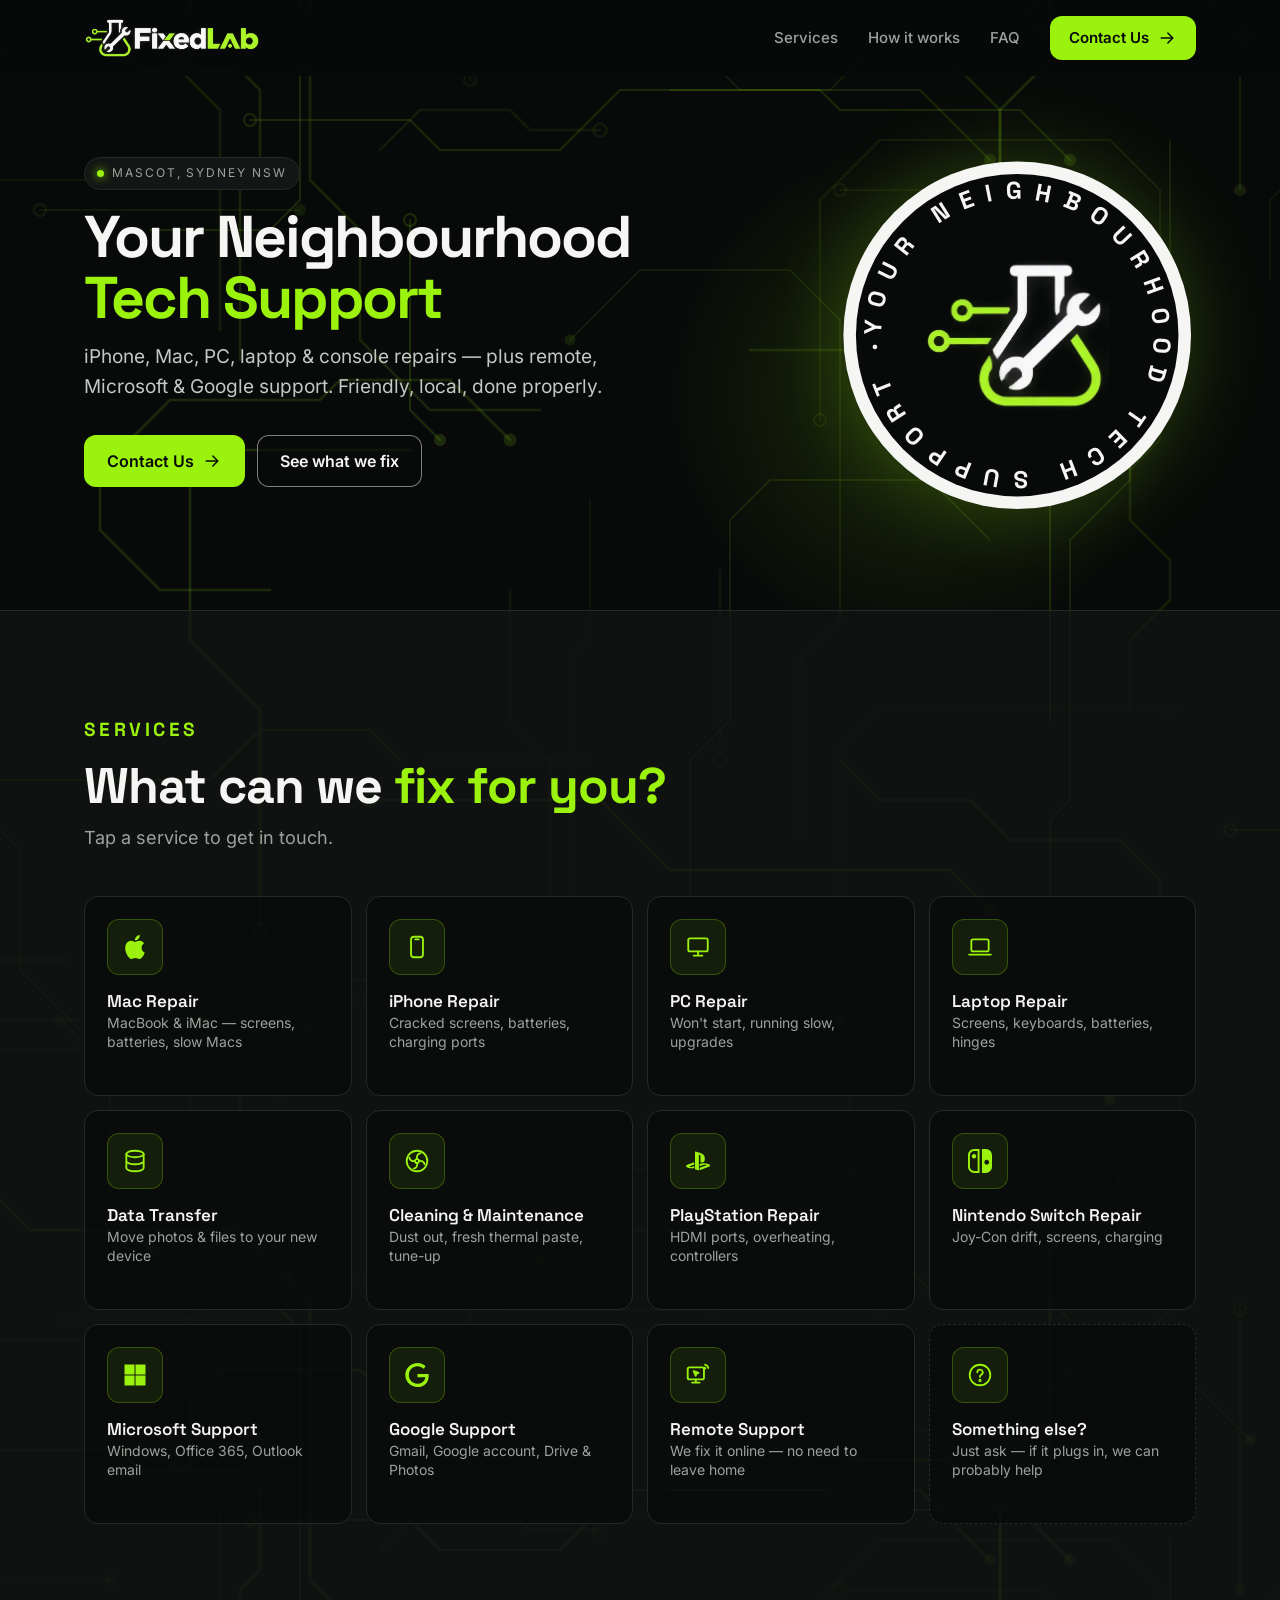
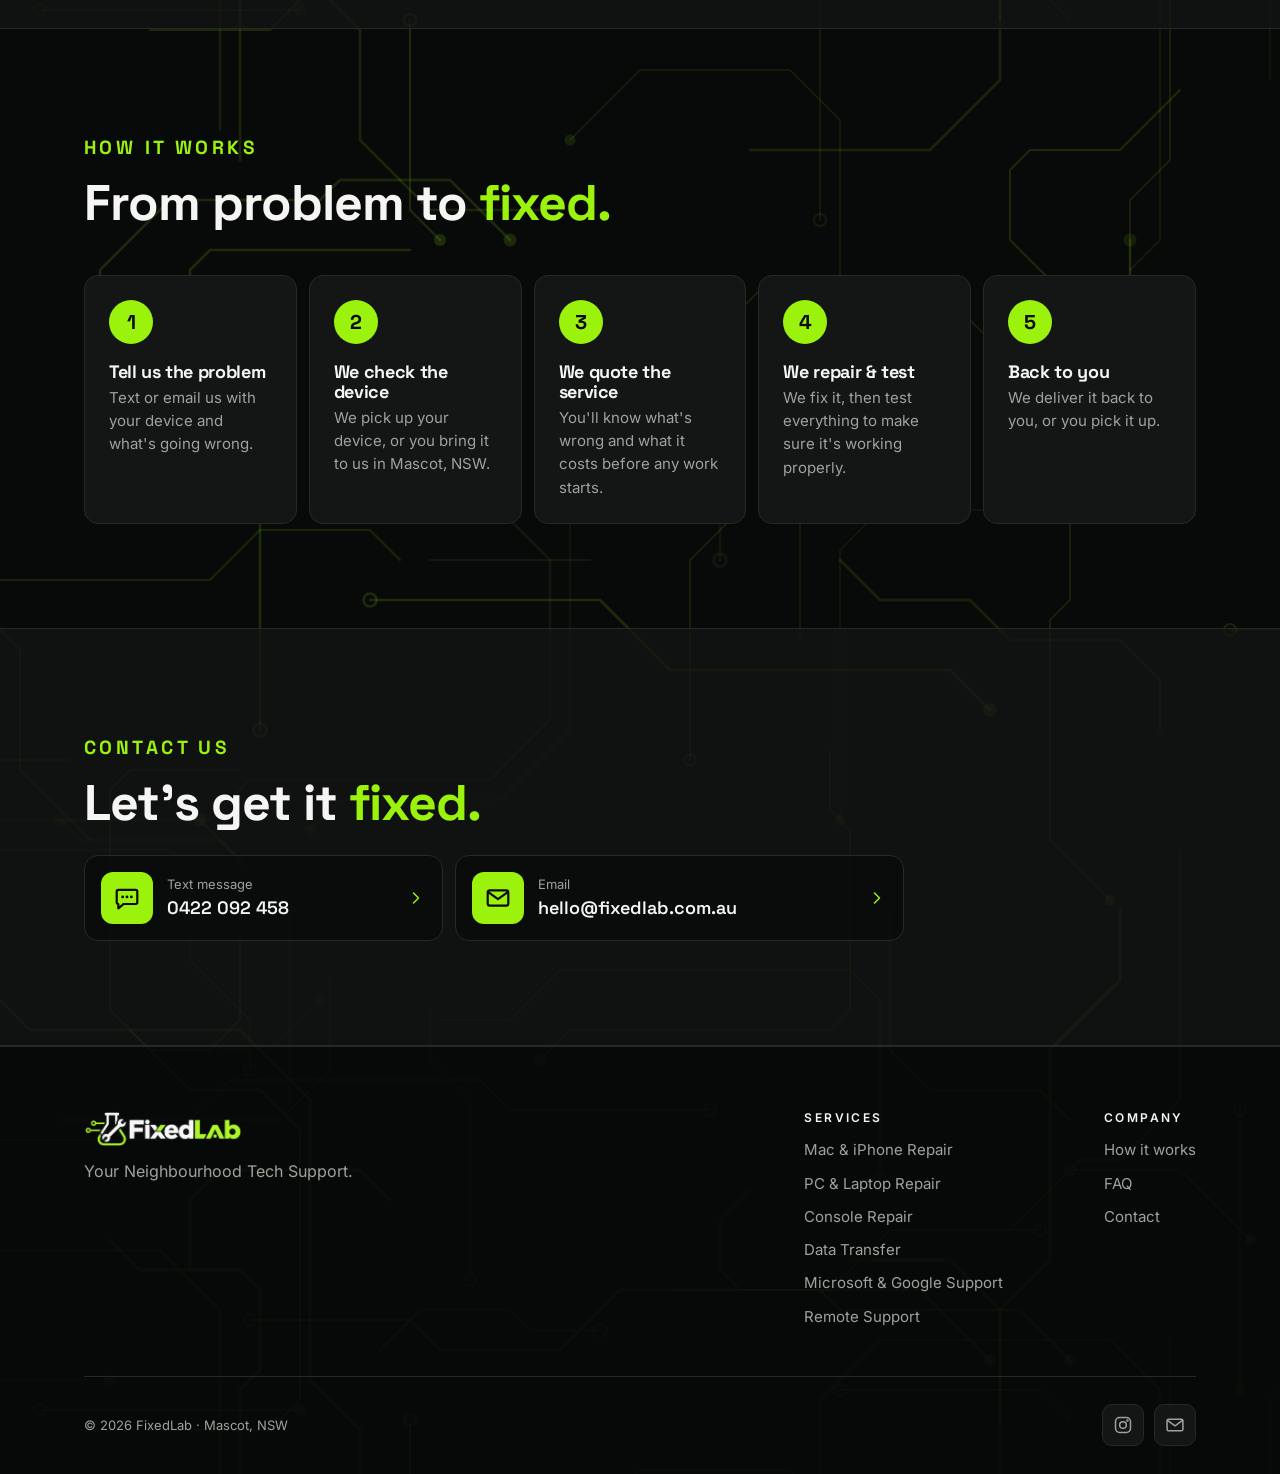
<file: index.html>
<!doctype html>
<html lang="en-AU">
<head>
  <meta charset="utf-8">
  <meta name="viewport" content="width=device-width, initial-scale=1, viewport-fit=cover">
  <title>FixedLab — Your Neighbourhood Tech Support | Sydney</title>
  <meta name="description" content="FixedLab — your neighbourhood support tech in Sydney. Mac, iPhone, PC and laptop repair, data transfer, cleaning, PlayStation and Nintendo Switch repair, Microsoft, Google and remote support. ">
  <meta name="theme-color" content="#080A09">
  <meta property="og:title" content="FixedLab — Your Neighbourhood Tech Support">
  <meta property="og:description" content="Mac, iPhone, PC, laptop and console repairs in Mascot, Sydney.">
  <meta property="og:type" content="website">
  <meta property="og:image" content="assets/img/logo.png">
  <link rel="icon" type="image/png" href="assets/img/favicon.png">
  <link rel="apple-touch-icon" href="assets/img/apple-touch-icon.png">
  <!-- Fonts are self-hosted in assets/fonts (TODO: swap for the brand fonts from Tomo) -->
  <link rel="preload" href="assets/fonts/space-grotesk-latin-700-normal.woff2" as="font" type="font/woff2" crossorigin>
  <link rel="stylesheet" href="assets/css/style.css">
  <script type="application/ld+json">
  {
    "@context": "https://schema.org",
    "@type": "ComputerRepair",
    "name": "FixedLab",
    "slogan": "Your Neighbourhood Tech Support",
    "founder": { "@type": "Person", "name": "Hutomo Lukman" },
    "foundingDate": "2024",
    "email": "hello@fixedlab.com.au",
    "telephone": "+61422092458",
    "areaServed": { "@type": "City", "name": "Sydney" },
    "address": { "@type": "PostalAddress", "addressLocality": "Mascot", "postalCode": "2020", "addressRegion": "NSW", "addressCountry": "AU" }
  }
  </script>
</head>
<body>


<a class="skip" href="#main">Skip to content</a>

<header class="site-header" id="top">
  <div class="container header-inner">
    <a class="brand" href="#top" aria-label="FixedLab home">
      <img src="assets/img/logo.png" alt="FixedLab" width="1371" height="312">
    </a>
    <nav class="nav" id="nav" aria-label="Main">
      <a href="#services">Services</a>
      <a href="#how">How it works</a>
      <a href="faq.html">FAQ</a>
      <a href="#contact" class="btn btn-primary btn-sm nav-cta">Contact Us <svg class="ico" aria-hidden="true"><use href="assets/img/icons.svg#i-arrow"/></svg></a>
    </nav>
    <button class="nav-toggle" id="navToggle" aria-label="Open menu" aria-expanded="false" aria-controls="nav">
      <svg class="ico" aria-hidden="true"><use href="assets/img/icons.svg#i-menu"/></svg>
    </button>
  </div>
</header>

<main id="main">

  <!-- HERO -->
  <section class="hero">
    <div class="hero-grid-bg" aria-hidden="true"></div>
    <div class="container hero-inner">
      <div class="hero-badge" aria-hidden="true">
        <svg viewBox="0 0 200 200" class="badge-ring">
          <defs><path id="ringPath" d="M100,100 m-76,0 a76,76 0 1,1 152,0 a76,76 0 1,1 -152,0"/></defs>
          <circle cx="100" cy="100" r="97" fill="#F5F6F4"/>
          <circle cx="100" cy="100" r="90" fill="#080A09"/>
          <text font-family="Space Grotesk, sans-serif" font-weight="700" font-size="13.5" fill="#F5F6F4">
            <textPath href="#ringPath" startOffset="0" textLength="472" lengthAdjust="spacing">YOUR NEIGHBOURHOOD TECH SUPPORT ·</textPath>
          </text>
        </svg>
        <img class="badge-mark" src="assets/img/logo-mark.png" alt="">
      </div>

      <div class="hero-copy">
        <p class="eyebrow"><span class="dot"></span> Mascot, Sydney NSW</p>
        <h1><span class="h1-line">Your Neighbourhood</span> <span class="h1-line lime">Tech Support</span></h1>
        <p class="lead">iPhone, Mac, PC, laptop &amp; console repairs — plus remote, Microsoft &amp; Google support. Friendly, local, done properly.</p>
        <div class="hero-actions">
          <a href="#contact" class="btn btn-primary">Contact Us <svg class="ico" aria-hidden="true"><use href="assets/img/icons.svg#i-arrow"/></svg></a>
          <a href="#services" class="btn btn-secondary">See what we fix</a>
        </div>
      </div>
    </div>
  </section>

  <!-- SERVICES -->
  <section class="section section-alt" id="services">
    <div class="container">
      <div class="section-head">
        <p class="kicker">Services</p>
        <h2>What can we <span class="lime">fix for you?</span></h2>
        <p class="section-sub">Tap a service to get in touch.</p>
      </div>

      <div class="svc-list">
        <a href="#contact" class="svc">
          <span class="svc-ico brand"><img src="assets/img/brands/apple.svg" alt="" width="24" height="24"></span>
          <span class="svc-text"><strong>Mac Repair</strong><span>MacBook &amp; iMac — screens, batteries, slow Macs</span></span>
          <svg class="ico svc-go" aria-hidden="true"><use href="assets/img/icons.svg#i-chevron"/></svg>
        </a>
        <a href="#contact" class="svc">
          <span class="svc-ico"><svg><use href="assets/img/icons.svg#i-iphone"/></svg></span>
          <span class="svc-text"><strong>iPhone Repair</strong><span>Cracked screens, batteries, charging ports</span></span>
          <svg class="ico svc-go" aria-hidden="true"><use href="assets/img/icons.svg#i-chevron"/></svg>
        </a>
        <a href="#contact" class="svc">
          <span class="svc-ico"><svg><use href="assets/img/icons.svg#i-monitor"/></svg></span>
          <span class="svc-text"><strong>PC Repair</strong><span>Won't start, running slow, upgrades</span></span>
          <svg class="ico svc-go" aria-hidden="true"><use href="assets/img/icons.svg#i-chevron"/></svg>
        </a>
        <a href="#contact" class="svc">
          <span class="svc-ico"><svg><use href="assets/img/icons.svg#i-laptop"/></svg></span>
          <span class="svc-text"><strong>Laptop Repair</strong><span>Screens, keyboards, batteries, hinges</span></span>
          <svg class="ico svc-go" aria-hidden="true"><use href="assets/img/icons.svg#i-chevron"/></svg>
        </a>
        <a href="#contact" class="svc">
          <span class="svc-ico"><svg><use href="assets/img/icons.svg#i-database"/></svg></span>
          <span class="svc-text"><strong>Data Transfer</strong><span>Move photos &amp; files to your new device</span></span>
          <svg class="ico svc-go" aria-hidden="true"><use href="assets/img/icons.svg#i-chevron"/></svg>
        </a>
        <a href="#contact" class="svc">
          <span class="svc-ico"><svg><use href="assets/img/icons.svg#i-fan"/></svg></span>
          <span class="svc-text"><strong>Cleaning &amp; Maintenance</strong><span>Dust out, fresh thermal paste, tune-up</span></span>
          <svg class="ico svc-go" aria-hidden="true"><use href="assets/img/icons.svg#i-chevron"/></svg>
        </a>
        <a href="#contact" class="svc">
          <span class="svc-ico brand"><img src="assets/img/brands/playstation.svg" alt="" width="24" height="24"></span>
          <span class="svc-text"><strong>PlayStation Repair</strong><span>HDMI ports, overheating, controllers</span></span>
          <svg class="ico svc-go" aria-hidden="true"><use href="assets/img/icons.svg#i-chevron"/></svg>
        </a>
        <a href="#contact" class="svc">
          <span class="svc-ico brand"><img src="assets/img/brands/nintendo-switch.svg" alt="" width="24" height="24"></span>
          <span class="svc-text"><strong>Nintendo Switch Repair</strong><span>Joy-Con drift, screens, charging</span></span>
          <svg class="ico svc-go" aria-hidden="true"><use href="assets/img/icons.svg#i-chevron"/></svg>
        </a>
        <a href="#contact" class="svc">
          <span class="svc-ico brand"><img src="assets/img/brands/microsoft.svg" alt="" width="24" height="24"></span>
          <span class="svc-text"><strong>Microsoft Support</strong><span>Windows, Office 365, Outlook email</span></span>
          <svg class="ico svc-go" aria-hidden="true"><use href="assets/img/icons.svg#i-chevron"/></svg>
        </a>
        <a href="#contact" class="svc">
          <span class="svc-ico brand"><img src="assets/img/brands/google.svg" alt="" width="24" height="24"></span>
          <span class="svc-text"><strong>Google Support</strong><span>Gmail, Google account, Drive &amp; Photos</span></span>
          <svg class="ico svc-go" aria-hidden="true"><use href="assets/img/icons.svg#i-chevron"/></svg>
        </a>
        <a href="#contact" class="svc">
          <span class="svc-ico"><svg><use href="assets/img/icons.svg#i-remote"/></svg></span>
          <span class="svc-text"><strong>Remote Support</strong><span>We fix it online — no need to leave home</span></span>
          <svg class="ico svc-go" aria-hidden="true"><use href="assets/img/icons.svg#i-chevron"/></svg>
        </a>
        <a href="#contact" class="svc svc-other">
          <span class="svc-ico"><svg><use href="assets/img/icons.svg#i-question"/></svg></span>
          <span class="svc-text"><strong>Something else?</strong><span>Just ask — if it plugs in, we can probably help</span></span>
          <svg class="ico svc-go" aria-hidden="true"><use href="assets/img/icons.svg#i-chevron"/></svg>
        </a>
      </div>
    </div>
  </section>

  <!-- HOW IT WORKS -->
  <section class="section" id="how">
    <div class="container">
      <div class="section-head">
        <p class="kicker">How it works</p>
        <h2>From problem to <span class="lime">fixed.</span></h2>
      </div>
      <ol class="steps">
        <li class="step">
          <span class="step-num">1</span>
          <div><h3>Tell us the problem</h3><p>Text or email us with your device and what's going wrong.</p></div>
        </li>
        <li class="step">
          <span class="step-num">2</span>
          <div><h3>We check the device</h3><p>We pick up your device, or you bring it to us in Mascot, NSW.</p></div>
        </li>
        <li class="step">
          <span class="step-num">3</span>
          <div><h3>We quote the service</h3><p>You'll know what's wrong and what it costs before any work starts.</p></div>
        </li>
        <li class="step">
          <span class="step-num">4</span>
          <div><h3>We repair &amp; test</h3><p>We fix it, then test everything to make sure it's working properly.</p></div>
        </li>
        <li class="step">
          <span class="step-num">5</span>
          <div><h3>Back to you</h3><p>We deliver it back to you, or you pick it up.</p></div>
        </li>
      </ol>
    </div>
  </section>

  <!-- CONTACT -->
  <section class="section section-alt" id="contact">
    <div class="container contact-wrap">
      <p class="kicker">Contact us</p>
      <h2>Let's get it <span class="lime">fixed.</span></h2>
      <div class="contact-cards">
        <a class="contact-card" href="sms:+61422092458">
          <span class="cc-ico"><svg class="ico" aria-hidden="true"><use href="assets/img/icons.svg#i-sms"/></svg></span>
          <span class="cc-text"><span>Text message</span><strong>0422 092 458</strong></span>
          <svg class="ico cc-go" aria-hidden="true"><use href="assets/img/icons.svg#i-chevron"/></svg>
        </a>
        <a class="contact-card" href="mailto:hello@fixedlab.com.au">
          <span class="cc-ico"><svg class="ico" aria-hidden="true"><use href="assets/img/icons.svg#i-mail"/></svg></span>
          <span class="cc-text"><span>Email</span><strong>hello@fixedlab.com.au</strong></span>
          <svg class="ico cc-go" aria-hidden="true"><use href="assets/img/icons.svg#i-chevron"/></svg>
        </a>
      </div>
    </div>
  </section>

</main>

<footer class="site-footer">
  <div class="container footer-top">
    <div class="footer-brand">
      <a class="brand" href="#top" aria-label="FixedLab home"><img src="assets/img/logo.png" alt="FixedLab" width="1371" height="312"></a>
      <p>Your Neighbourhood Tech Support.</p>
      <div class="socials socials-mobile">
        <a href="https://www.instagram.com/fixedlab.au" target="_blank" rel="noopener" aria-label="Instagram"><svg class="ico"><use href="assets/img/icons.svg#i-instagram"/></svg></a>
        <a href="mailto:hello@fixedlab.com.au" aria-label="Email"><svg class="ico"><use href="assets/img/icons.svg#i-mail"/></svg></a>
      </div>
    </div>
    <div class="footer-col">
      <h4>Services</h4>
      <a href="#services">Mac &amp; iPhone Repair</a>
      <a href="#services">PC &amp; Laptop Repair</a>
      <a href="#services">Console Repair</a>
      <a href="#services">Data Transfer</a>
      <a href="#services">Microsoft &amp; Google Support</a>
      <a href="#services">Remote Support</a>
    </div>
    <div class="footer-col">
      <h4>Company</h4>
      <a href="#how">How it works</a>
      <a href="faq.html">FAQ</a>
      <a href="#contact">Contact</a>
    </div>
  </div>
  <div class="container footer-bottom">
    <span>© <span id="year">2026</span> FixedLab · Mascot, NSW</span>
    <div class="socials socials-desktop">
      <a href="https://www.instagram.com/fixedlab.au" target="_blank" rel="noopener" aria-label="Instagram"><svg class="ico"><use href="assets/img/icons.svg#i-instagram"/></svg></a>
      <a href="mailto:hello@fixedlab.com.au" aria-label="Email"><svg class="ico"><use href="assets/img/icons.svg#i-mail"/></svg></a>
    </div>
  </div>
</footer>

<!-- Mobile action bar -->
<div class="action-bar hide" id="actionBar">
  <a href="mailto:hello@fixedlab.com.au" class="btn btn-secondary"><svg class="ico" aria-hidden="true"><use href="assets/img/icons.svg#i-mail"/></svg> Email</a>
  <a href="sms:+61422092458" class="btn btn-primary"><svg class="ico" aria-hidden="true"><use href="assets/img/icons.svg#i-sms"/></svg> Text us</a>
</div>

<script src="assets/js/main.js"></script>
</body>
</html>
</file>
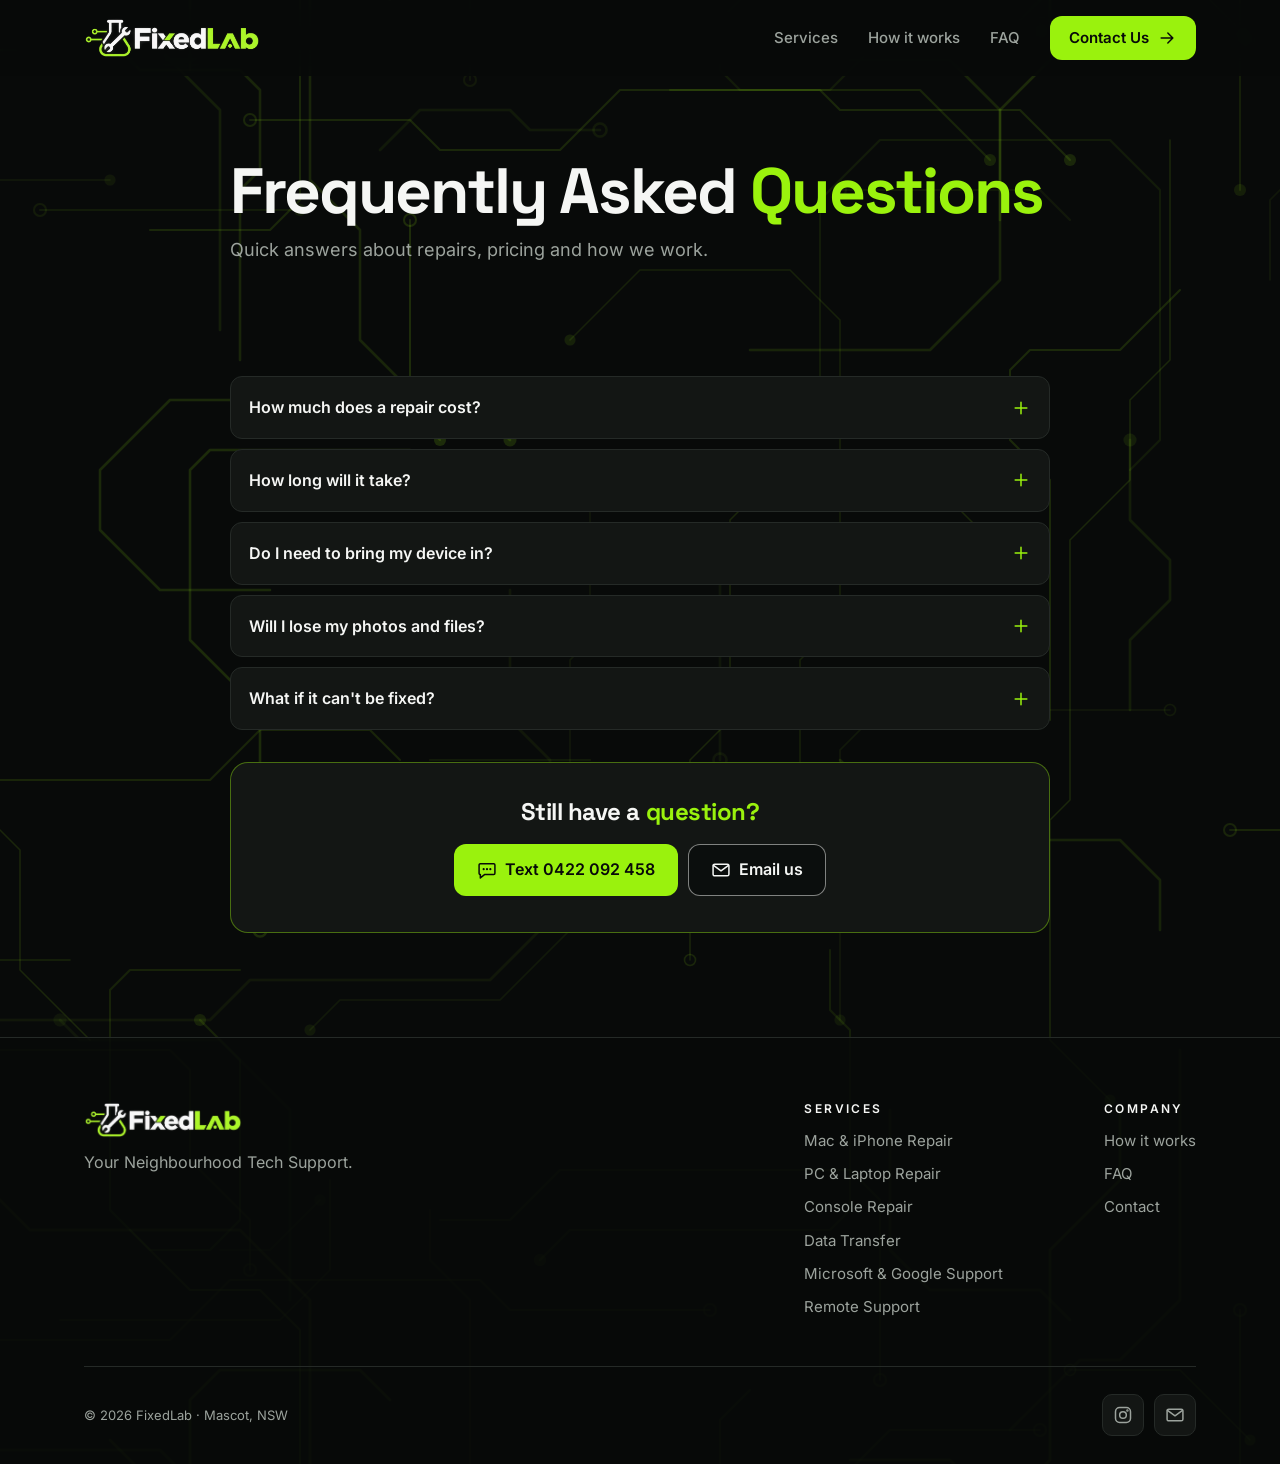
<file: faq.html>
<!doctype html>
<html lang="en-AU">
<head>
  <meta charset="utf-8">
  <meta name="viewport" content="width=device-width, initial-scale=1, viewport-fit=cover">
  <title>Frequently Asked Questions — FixedLab | Your Neighbourhood Tech Support</title>
  <meta name="description" content="Common questions about FixedLab repairs in Sydney: pricing, turnaround, home visits, your data, and what happens if something can't be fixed.">
  <meta name="theme-color" content="#080A09">
  <meta property="og:title" content="FixedLab — Your Neighbourhood Tech Support">
  <meta property="og:description" content="Mac, iPhone, PC, laptop and console repairs in Mascot, Sydney.">
  <meta property="og:type" content="website">
  <meta property="og:image" content="assets/img/logo.png">
  <link rel="icon" type="image/png" href="assets/img/favicon.png">
  <link rel="apple-touch-icon" href="assets/img/apple-touch-icon.png">
  <!-- Fonts are self-hosted in assets/fonts (TODO: swap for the brand fonts from Tomo) -->
  <link rel="preload" href="assets/fonts/space-grotesk-latin-700-normal.woff2" as="font" type="font/woff2" crossorigin>
  <link rel="stylesheet" href="assets/css/style.css">
</head>
<body>


<a class="skip" href="#main">Skip to content</a>

<header class="site-header" id="top">
  <div class="container header-inner">
    <a class="brand" href="index.html" aria-label="FixedLab home">
      <img src="assets/img/logo.png" alt="FixedLab" width="1371" height="312">
    </a>
    <nav class="nav" id="nav" aria-label="Main">
      <a href="index.html#services">Services</a>
      <a href="index.html#how">How it works</a>
      <a href="faq.html">FAQ</a>
      <a href="index.html#contact" class="btn btn-primary btn-sm nav-cta">Contact Us <svg class="ico" aria-hidden="true"><use href="assets/img/icons.svg#i-arrow"/></svg></a>
    </nav>
    <button class="nav-toggle" id="navToggle" aria-label="Open menu" aria-expanded="false" aria-controls="nav">
      <svg class="ico" aria-hidden="true"><use href="assets/img/icons.svg#i-menu"/></svg>
    </button>
  </div>
</header>

<main id="main">
  <section class="page-hero">
    <div class="container">
      <h1>Frequently Asked <span class="lime">Questions</span></h1>
      <p class="section-sub">Quick answers about repairs, pricing and how we work.</p>
    </div>
  </section>

  <section class="section section-faq">
    <div class="container faq-page">
      <div class="faq">
        <details>
          <summary>How much does a repair cost?<svg class="ico" aria-hidden="true"><use href="assets/img/icons.svg#i-plus"/></svg></summary>
          <p>It depends on the device and the problem. We check it first and give you a clear price — nothing happens until you say yes.</p>
        </details>
        <details>
          <summary>How long will it take?<svg class="ico" aria-hidden="true"><use href="assets/img/icons.svg#i-plus"/></svg></summary>
          <p>Many jobs are done the same or next day. If a part needs ordering, we'll tell you how long up front.</p>
        </details>
        <details>
          <summary>Do I need to bring my device in?<svg class="ico" aria-hidden="true"><use href="assets/img/icons.svg#i-plus"/></svg></summary>
          <p>We can pick up your device from you, or you can bring it to us in Mascot, NSW — whichever is easier.</p>
        </details>
        <details>
          <summary>Will I lose my photos and files?<svg class="ico" aria-hidden="true"><use href="assets/img/icons.svg#i-plus"/></svg></summary>
          <p>We protect your data on every job. If there's any risk, we'll talk about a backup first. We never look through your personal files.</p>
        </details>
        <details>
          <summary>What if it can't be fixed?<svg class="ico" aria-hidden="true"><use href="assets/img/icons.svg#i-plus"/></svg></summary>
          <p>We'll explain your options — including saving your data and helping you pick a replacement.</p>
        </details>
      </div>

      <div class="faq-cta">
        <h2>Still have a <span class="lime">question?</span></h2>
        <div class="faq-cta-actions">
          <a href="sms:+61422092458" class="btn btn-primary"><svg class="ico" aria-hidden="true"><use href="assets/img/icons.svg#i-sms"/></svg> Text 0422 092 458</a>
          <a href="mailto:hello@fixedlab.com.au" class="btn btn-secondary"><svg class="ico" aria-hidden="true"><use href="assets/img/icons.svg#i-mail"/></svg> Email us</a>
        </div>
      </div>
    </div>
  </section>
</main>

<footer class="site-footer">
  <div class="container footer-top">
    <div class="footer-brand">
      <a class="brand" href="index.html" aria-label="FixedLab home"><img src="assets/img/logo.png" alt="FixedLab" width="1371" height="312"></a>
      <p>Your Neighbourhood Tech Support.</p>
      <div class="socials socials-mobile">
        <a href="https://www.instagram.com/fixedlab.au" target="_blank" rel="noopener" aria-label="Instagram"><svg class="ico"><use href="assets/img/icons.svg#i-instagram"/></svg></a>
        <a href="mailto:hello@fixedlab.com.au" aria-label="Email"><svg class="ico"><use href="assets/img/icons.svg#i-mail"/></svg></a>
      </div>
    </div>
    <div class="footer-col">
      <h4>Services</h4>
      <a href="index.html#services">Mac &amp; iPhone Repair</a>
      <a href="index.html#services">PC &amp; Laptop Repair</a>
      <a href="index.html#services">Console Repair</a>
      <a href="index.html#services">Data Transfer</a>
      <a href="index.html#services">Microsoft &amp; Google Support</a>
      <a href="index.html#services">Remote Support</a>
    </div>
    <div class="footer-col">
      <h4>Company</h4>
      <a href="index.html#how">How it works</a>
      <a href="faq.html">FAQ</a>
      <a href="index.html#contact">Contact</a>
    </div>
  </div>
  <div class="container footer-bottom">
    <span>© <span id="year">2026</span> FixedLab · Mascot, NSW</span>
    <div class="socials socials-desktop">
      <a href="https://www.instagram.com/fixedlab.au" target="_blank" rel="noopener" aria-label="Instagram"><svg class="ico"><use href="assets/img/icons.svg#i-instagram"/></svg></a>
      <a href="mailto:hello@fixedlab.com.au" aria-label="Email"><svg class="ico"><use href="assets/img/icons.svg#i-mail"/></svg></a>
    </div>
  </div>
</footer>

<!-- Mobile action bar -->
<div class="action-bar" id="actionBar">
  <a href="mailto:hello@fixedlab.com.au" class="btn btn-secondary"><svg class="ico" aria-hidden="true"><use href="assets/img/icons.svg#i-mail"/></svg> Email</a>
  <a href="sms:+61422092458" class="btn btn-primary"><svg class="ico" aria-hidden="true"><use href="assets/img/icons.svg#i-sms"/></svg> Text us</a>
</div>

<script src="assets/js/main.js"></script>
</body>
</html>
</file>
<file: assets/css/style.css>
/* FixedLab — mobile-first styles. Brand tokens from the Brand & UI Kit. */

/* Self-hosted fonts (SIL Open Font License, see assets/fonts/LICENSE-*.txt) */
@font-face { font-family: "Inter"; src: url("../fonts/inter-latin-400-normal.woff2") format("woff2"); font-weight: 400; font-style: normal; font-display: swap; }
@font-face { font-family: "Inter"; src: url("../fonts/inter-latin-500-normal.woff2") format("woff2"); font-weight: 500; font-style: normal; font-display: swap; }
@font-face { font-family: "Inter"; src: url("../fonts/inter-latin-600-normal.woff2") format("woff2"); font-weight: 600; font-style: normal; font-display: swap; }
@font-face { font-family: "Space Grotesk"; src: url("../fonts/space-grotesk-latin-500-normal.woff2") format("woff2"); font-weight: 500; font-style: normal; font-display: swap; }
@font-face { font-family: "Space Grotesk"; src: url("../fonts/space-grotesk-latin-600-normal.woff2") format("woff2"); font-weight: 600; font-style: normal; font-display: swap; }
@font-face { font-family: "Space Grotesk"; src: url("../fonts/space-grotesk-latin-700-normal.woff2") format("woff2"); font-weight: 700; font-style: normal; font-display: swap; }

:root {
  --lime: #9AF20D;
  --lime-hover: #B3FF3A;
  --bg: #080A09;
  --surface: #131614;
  --surface-2: #181C19;
  --graphite: #252A27;
  --muted: #9CA39D;
  --white: #F5F6F4;

  /* TODO: swap for the brand fonts from Tomo */
  --font-display: "Space Grotesk", system-ui, sans-serif;
  --font-body: "Inter", system-ui, -apple-system, "Segoe UI", sans-serif;

  --radius: 14px;
  --radius-sm: 12px;
  --container: 1160px;
  --header-h: 64px;
  --bar-h: 76px;
}

*, *::before, *::after { box-sizing: border-box; }
html { scroll-behavior: smooth; scroll-padding-top: calc(var(--header-h) + 8px); -webkit-text-size-adjust: 100%; }
body {
  margin: 0;
  background-color: var(--bg);
  background-image: url("../img/circuit.svg");
  background-size: 1400px 1400px;
  color: var(--white);
  font-family: var(--font-body);
  font-size: 16px;
  line-height: 1.55;
  -webkit-font-smoothing: antialiased;
  overflow-x: hidden;
  padding-bottom: calc(var(--bar-h) + env(safe-area-inset-bottom));
}
img, svg { display: block; max-width: 100%; }
a { color: inherit; text-decoration: none; -webkit-tap-highlight-color: transparent; }
h1, h2, h3, h4 { font-family: var(--font-display); line-height: 1.1; margin: 0; letter-spacing: -.02em; }
p { margin: 0; }
::selection { background: var(--lime); color: var(--bg); }

.container { width: 100%; max-width: var(--container); margin: 0 auto; padding: 0 16px; }
.lime { color: var(--lime); }
.ico { width: 20px; height: 20px; fill: none; stroke: currentColor; stroke-width: 1.8; stroke-linecap: round; stroke-linejoin: round; flex-shrink: 0; }

.skip { position: absolute; left: -999px; top: 8px; background: var(--lime); color: var(--bg); padding: 8px 14px; border-radius: 8px; z-index: 100; font-weight: 600; }
.skip:focus { left: 8px; }
:focus-visible { outline: 2px solid var(--lime); outline-offset: 3px; border-radius: 6px; }

/* ---------- Buttons ---------- */
.btn {
  display: inline-flex; align-items: center; justify-content: center; gap: 8px;
  min-height: 52px; padding: 0 22px; border-radius: var(--radius-sm);
  font-family: var(--font-body); font-weight: 600; font-size: 16px;
  border: 1.5px solid transparent; cursor: pointer;
  transition: background .2s, border-color .2s, box-shadow .2s, color .2s;
}
.btn .ico { transition: transform .2s; }
.btn-primary { background: var(--lime); color: var(--bg); }
.btn-secondary { background: rgba(8,10,9,.6); color: var(--white); border-color: rgba(245, 246, 244, .5); }
.btn-sm { min-height: 42px; padding: 0 18px; font-size: 15px; }
.btn-block { width: 100%; }
@media (hover: hover) {
  .btn:hover .ico { transform: translateX(3px); }
  .btn-primary:hover { background: var(--lime-hover); box-shadow: 0 8px 28px rgba(154, 242, 13, .28); }
  .btn-secondary:hover { border-color: var(--lime); }
}

/* ---------- Header ---------- */
.site-header {
  position: sticky; top: 0; z-index: 50; height: var(--header-h);
  background: rgba(8, 10, 9, .85);
  backdrop-filter: blur(14px); -webkit-backdrop-filter: blur(14px);
  border-bottom: 1px solid transparent; transition: border-color .3s;
}
.site-header.scrolled { border-bottom-color: var(--graphite); }
.header-inner { height: 100%; display: flex; align-items: center; justify-content: space-between; gap: 16px; }
.brand img { height: 34px; width: auto; }

.nav-toggle { display: inline-flex; background: none; border: 1px solid var(--graphite); color: var(--white); width: 44px; height: 44px; border-radius: 10px; cursor: pointer; align-items: center; justify-content: center; }
.nav-toggle .ico { width: 22px; height: 22px; }
.nav {
  position: fixed; inset: var(--header-h) 0 auto 0; display: flex; flex-direction: column;
  background: var(--bg); border-bottom: 1px solid var(--graphite); padding: 8px 16px 20px;
  transform: translateY(-8px); opacity: 0; visibility: hidden; transition: opacity .2s, transform .2s, visibility .2s;
}
.nav.open { opacity: 1; transform: none; visibility: visible; }
.nav > a:not(.btn) { padding: 16px 0; border-bottom: 1px solid var(--graphite); font-size: 18px; font-weight: 500; }
.nav-cta { margin-top: 18px; min-height: 52px; }

/* ---------- Hero ---------- */
.hero { position: relative; padding: 28px 0 40px; overflow: hidden; }
.hero-grid-bg { display: none; }
.hero::after {
  content: ""; position: absolute; width: 420px; height: 420px; left: 50%; top: -60px; transform: translateX(-50%);
  background: radial-gradient(circle, rgba(154,242,13,.14), transparent 65%); pointer-events: none;
}
.hero-inner { position: relative; z-index: 1; display: flex; flex-direction: column; align-items: center; text-align: center; gap: 24px; }
.hero-badge { position: relative; width: 148px; aspect-ratio: 1; filter: drop-shadow(0 0 40px rgba(154,242,13,.22)); }
.badge-ring { width: 100%; height: 100%; animation: spin 30s linear infinite; }
@keyframes spin { to { transform: rotate(360deg); } }
.badge-mark { position: absolute; width: 54%; height: 54%; left: 23%; top: 23%; object-fit: contain; }

.eyebrow {
  display: inline-flex; align-items: center; gap: 8px;
  font-size: 12px; letter-spacing: .16em; text-transform: uppercase; color: var(--muted);
  border: 1px solid var(--graphite); background: var(--surface); padding: 6px 12px; border-radius: 999px;
}
.dot { width: 7px; height: 7px; border-radius: 50%; background: var(--lime); box-shadow: 0 0 10px var(--lime); animation: pulse 2s infinite; }
@keyframes pulse { 50% { opacity: .4; } }
.hero h1 { font-size: clamp(30px, 8.6vw, 76px); font-weight: 700; letter-spacing: -.035em; margin: 16px 0 14px; line-height: 1.04; }
.h1-line { display: block; white-space: nowrap; }
.lead { font-size: 17px; color: #c3c9c4; max-width: 560px; margin: 0 auto; }
.hero-actions { display: grid; gap: 12px; margin: 26px 0 20px; width: 100%; }

/* ---------- Sections ---------- */
.section { padding: 56px 0; position: relative; }
.section-alt { background: rgba(19, 22, 20, .72); border-top: 1px solid var(--graphite); border-bottom: 1px solid var(--graphite); }
.section-alt .svc, .section-alt .contact-card { background: rgba(8, 10, 9, .7); }
.section-alt .svc:active { background: var(--bg); }
.section-head { margin-bottom: 24px; }
.kicker { font-family: var(--font-display); font-size: 16px; letter-spacing: .18em; text-transform: uppercase; color: var(--lime); font-weight: 700; margin-bottom: 12px; }
.section h2 { font-size: clamp(30px, 8vw, 50px); font-weight: 700; }
.section-sub { color: var(--muted); font-size: 16px; margin-top: 10px; }
.inline-link { color: var(--lime); font-weight: 600; border-bottom: 1px solid rgba(154,242,13,.4); }

/* Services — list rows on phone */
.svc-list { display: grid; gap: 10px; }
.svc {
  display: flex; align-items: center; gap: 14px;
  background: var(--surface); border: 1px solid var(--graphite); border-radius: var(--radius);
  padding: 14px; min-height: 76px;
  transition: border-color .2s, background .2s, transform .2s, box-shadow .2s;
}
.svc:active { border-color: var(--lime); background: var(--surface-2); }
.svc-ico {
  width: 48px; height: 48px; border-radius: 12px; flex-shrink: 0;
  display: grid; place-items: center; background: rgba(154,242,13,.08); border: 1px solid rgba(154,242,13,.25);
}
.svc-ico svg { width: 26px; height: 26px; fill: none; stroke: var(--lime); stroke-width: 1.7; stroke-linecap: round; stroke-linejoin: round; }
.svc-ico.brand img { width: 24px; height: 24px; }
.svc-text { flex: 1; min-width: 0; }
.svc-text strong { display: block; font-family: var(--font-display); font-size: 17px; font-weight: 600; line-height: 1.25; }
.svc-text span { display: block; font-size: 14px; color: var(--muted); line-height: 1.35; margin-top: 2px; }
.svc-go { color: var(--lime); width: 20px; height: 20px; }
.svc-other { border-style: dashed; }
@media (hover: hover) {
  .svc:hover { border-color: var(--lime); background: var(--surface-2); box-shadow: 0 0 28px rgba(154,242,13,.12); }
}

/* Steps */
.steps { list-style: none; padding: 0; margin: 0; display: grid; gap: 12px; }
.step { display: flex; gap: 16px; align-items: flex-start; padding: 18px; border: 1px solid var(--graphite); border-radius: var(--radius); background: var(--surface); }
.step-num {
  width: 44px; height: 44px; border-radius: 50%; flex-shrink: 0; display: grid; place-items: center;
  font-family: var(--font-display); font-weight: 700; font-size: 20px; color: var(--bg); background: var(--lime);
}
.step h3 { font-size: 18px; margin: 2px 0 4px; }
.step p { color: var(--muted); font-size: 15px; }


/* FAQ page */
.page-hero { padding: 40px 0 8px; }
.page-hero h1 { font-size: clamp(36px, 10vw, 64px); font-weight: 700; letter-spacing: -.03em; }
.section-faq { padding-top: 24px; }
.faq-page, .page-hero .container { max-width: 868px; }
.faq-cta { margin-top: 32px; padding: 24px; border: 1px solid rgba(154,242,13,.4); border-radius: 18px; background: var(--surface); text-align: center; }
.faq-cta h2 { font-size: 24px; }
.faq-cta p { color: var(--muted); margin-top: 6px; }
.faq-cta-actions { display: grid; gap: 10px; margin-top: 18px; }

/* FAQ */
.faq { display: grid; gap: 10px; }
.faq details { background: var(--surface); border: 1px solid var(--graphite); border-radius: 12px; transition: border-color .2s; }
.faq details[open] { border-color: rgba(154,242,13,.6); }
.faq summary {
  list-style: none; cursor: pointer; padding: 18px; font-weight: 600; font-size: 16px; min-height: 56px;
  display: flex; justify-content: space-between; align-items: center; gap: 14px;
}
.faq summary::-webkit-details-marker { display: none; }
.faq summary .ico { color: var(--lime); transition: transform .25s; }
.faq details[open] summary .ico { transform: rotate(45deg); }
.faq details p { padding: 0 18px 18px; color: var(--muted); font-size: 15px; }

/* Contact */

.contact-cards { display: grid; gap: 12px; margin-top: 24px; max-width: 820px; }
.contact-card {
  display: flex; align-items: center; gap: 14px; padding: 16px;
  background: var(--surface); border: 1px solid var(--graphite); border-radius: var(--radius);
  transition: border-color .2s, box-shadow .2s;
}
.contact-card:active { border-color: var(--lime); }
.cc-ico { width: 52px; height: 52px; border-radius: 12px; flex-shrink: 0; display: grid; place-items: center; background: var(--lime); color: var(--bg); }
.cc-ico .ico { width: 26px; height: 26px; stroke-width: 2; }
.cc-text { flex: 1; min-width: 0; }
.cc-text span { display: block; font-size: 13px; color: var(--muted); }
.cc-text strong { display: block; font-family: var(--font-display); font-size: 19px; font-weight: 600; overflow-wrap: anywhere; }
@media (min-width: 640px) { .cc-text strong { overflow-wrap: normal; white-space: nowrap; font-size: 18px; } }
.cc-go { color: var(--lime); }
@media (hover: hover) {
  .contact-card:hover { border-color: var(--lime); box-shadow: 0 0 28px rgba(154,242,13,.12); }
}

/* Footer */
.site-footer { border-top: 1px solid var(--graphite); padding-top: 56px; background: rgba(8,10,9,.85); }
.footer-top { display: grid; grid-template-columns: 1fr 1fr; gap: 32px 24px; }
.site-footer .footer-top { padding-bottom: 44px; }
.footer-brand { grid-column: 1 / -1; }
.footer-brand .brand img { height: 36px; }
.footer-brand p { color: var(--muted); margin: 12px 0 0; }
.socials-mobile { margin-top: 18px; }
.socials.socials-desktop { display: none; }
.socials { display: flex; gap: 10px; }
.socials a { width: 42px; height: 42px; border: 1px solid var(--graphite); border-radius: 10px; display: grid; place-items: center; background: var(--surface); transition: border-color .2s, color .2s; }
.footer-col { display: flex; flex-direction: column; gap: 10px; }
.footer-col:last-child { align-items: flex-end; text-align: right; }
.footer-col h4 { font-size: 12px; letter-spacing: .2em; text-transform: uppercase; margin-bottom: 4px; font-family: var(--font-body); font-weight: 600; }
.footer-col a { color: var(--muted); font-size: 15px; transition: color .2s; }
.site-footer .footer-bottom { padding-top: 28px; padding-bottom: 24px; }
.footer-bottom::before { content: ""; position: absolute; top: 0; left: 16px; right: 16px; height: 1px; background: var(--graphite); }
.footer-bottom { position: relative; display: flex; flex-direction: column; gap: 18px; font-size: 13px; color: var(--muted); }
@media (hover: hover) {
  .socials a:hover { border-color: var(--lime); color: var(--lime); }
  .footer-col a:hover { color: var(--lime); }
}

/* Mobile action bar */
.action-bar {
  position: fixed; left: 0; right: 0; bottom: 0; z-index: 40;
  display: grid; grid-template-columns: 1fr 1.3fr; gap: 10px;
  padding: 12px 16px calc(12px + env(safe-area-inset-bottom));
  background: rgba(8,10,9,.94); backdrop-filter: blur(12px); -webkit-backdrop-filter: blur(12px);
  border-top: 1px solid var(--graphite);
  transition: transform .25s;
}
.action-bar .btn { min-height: 50px; padding: 0 12px; }
.action-bar.hide { transform: translateY(110%); }

/* ---------- Tablet ---------- */
@media (min-width: 640px) {
  .container { padding: 0 24px; }
  .hero-actions { display: flex; justify-content: center; width: auto; }
  .svc-list { grid-template-columns: 1fr 1fr; }
  .contact-cards { grid-template-columns: 1fr 1.25fr; }
  .faq-cta-actions { display: flex; justify-content: center; }
  .footer-top { display: flex; align-items: flex-start; gap: clamp(48px, 7vw, 112px); }
  .footer-brand + .footer-col { min-width: 210px; }
  .footer-brand { margin-right: auto; }
  .footer-col:last-child { align-items: flex-start; text-align: left; }
  .site-footer { padding-top: 64px; }
  .site-footer .footer-top { padding-bottom: 48px; }
  .site-footer .footer-bottom { padding-top: 28px; padding-bottom: 28px; }
  .footer-bottom::before { left: 24px; right: 24px; }
  .footer-bottom { flex-direction: row; justify-content: space-between; align-items: center; }
  .socials.socials-mobile { display: none; }
  .socials.socials-desktop { display: flex; }
}

/* ---------- Desktop ---------- */
@media (min-width: 960px) {
  :root { --header-h: 76px; }
  body { padding-bottom: 0; }
  .action-bar { display: none; }
  .brand img { height: 40px; }
  .nav-toggle { display: none; }
  .nav {
    position: static; flex-direction: row; align-items: center; gap: 30px; padding: 0;
    background: none; border: 0; opacity: 1; visibility: visible; transform: none;
  }
  .nav > a:not(.btn) { padding: 0; border: 0; font-size: 15px; color: var(--muted); transition: color .2s; }
  .nav > a:not(.btn):hover { color: var(--white); }
  .nav-cta { margin-top: 0; min-height: 44px; }

  .hero { padding: 80px 0 96px; }
  .hero::after { left: auto; right: 6%; top: 40px; transform: none; width: 560px; height: 560px; }
  .hero-inner { flex-direction: row-reverse; text-align: left; justify-content: space-between; gap: 56px; }
  .hero-copy { flex: 1.3; min-width: 0; }
  .hero h1 { font-size: clamp(42px, 4.6vw, 64px); }
  .hero-badge { width: clamp(280px, 28vw, 360px); flex-shrink: 0; }
  .lead { font-size: 19px; margin: 0; }
  .hero-actions { justify-content: flex-start; margin: 34px 0 26px; }
  
  .section { padding: 104px 0; }
  .section-head { margin-bottom: 44px; max-width: 680px; }
  .kicker { font-size: 19px; margin-bottom: 14px; }
  .section-sub { font-size: 18px; }
  .svc-list { grid-template-columns: repeat(4, 1fr); gap: 14px; }
  .svc { flex-direction: column; align-items: flex-start; padding: 22px; min-height: 200px; gap: 16px; }
  .svc-go { display: none; }
  .svc-ico { width: 56px; height: 56px; }
  .svc:hover { transform: translateY(-3px); }
  .steps { grid-template-columns: repeat(5, 1fr); }
  .step { padding: 24px; flex-direction: column; }
  .page-hero { padding: 80px 0 8px; }
  .faq-cta { padding: 36px; }
}

@media (prefers-reduced-motion: reduce) {
  *, *::before, *::after { animation: none !important; transition: none !important; scroll-behavior: auto !important; }
}
</file>
